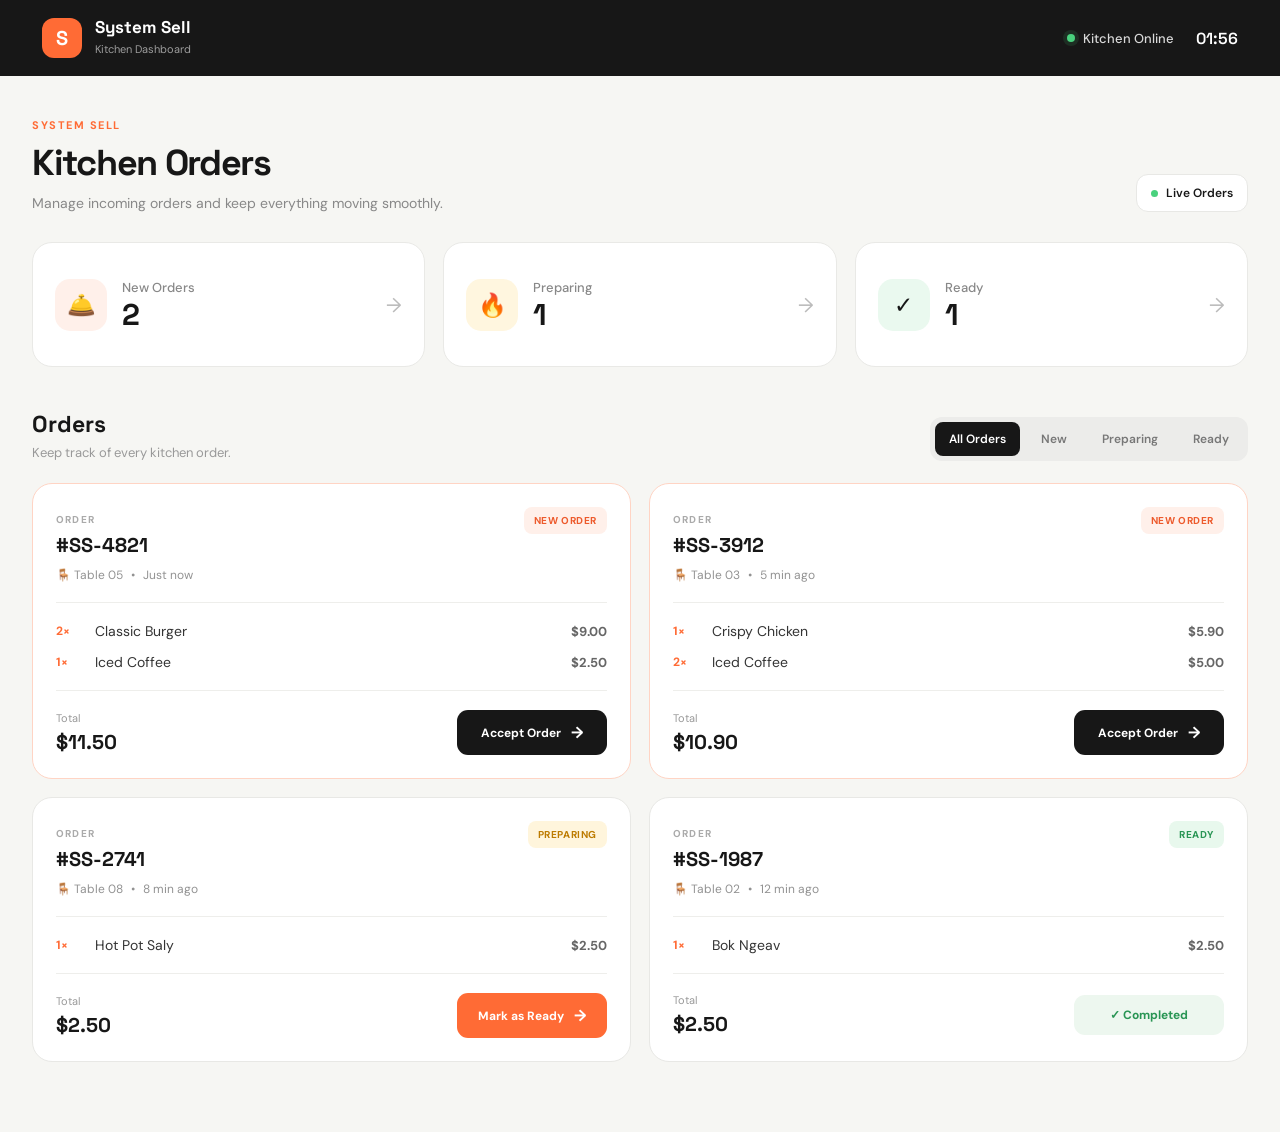
<file: restaurant-system/kitchen.html>
<!DOCTYPE html>
<html lang="en">
<head>
    <meta charset="UTF-8">
    <meta name="viewport" content="width=device-width, initial-scale=1.0">

    <title>Kitchen Dashboard | System Sell</title>

    <link rel="stylesheet" href="css/kitchen.css">
</head>

<body>
    

    <!-- HEADER -->
    <header class="kitchen-header">

        <div class="brand">
            <div class="brand-icon">S</div>

            <div>
                <h1>System Sell</h1>
                <span>Kitchen Dashboard</span>
            </div>
        </div>

        <div class="header-right">

            <div class="online-status">
                <span class="online-dot"></span>
                Kitchen Online
            </div>

            <div class="current-time" id="currentTime">
                00:00
            </div>

        </div>

    </header>


    <!-- MAIN -->
    <main class="kitchen-container">

        <!-- PAGE TITLE -->
        <section class="page-heading">

            <div>
                <p class="eyebrow">SYSTEM SELL</p>
                <h2>Kitchen Orders</h2>
                <p class="heading-description">
                    Manage incoming orders and keep everything moving smoothly.
                </p>
            </div>

            <div class="live-indicator">
                <span></span>
                Live Orders
            </div>

        </section>


        <!-- STATS -->
        <section class="stats-grid">

            <div class="stat-card new-stat">

                <div class="stat-icon">
                    🛎️
                </div>

                <div class="stat-content">
                    <span>New Orders</span>
                    <strong id="newCount">2</strong>
                </div>

                <div class="stat-arrow">
                    →
                </div>

            </div>


            <div class="stat-card preparing-stat">

                <div class="stat-icon">
                    🔥
                </div>

                <div class="stat-content">
                    <span>Preparing</span>
                    <strong id="preparingCount">1</strong>
                </div>

                <div class="stat-arrow">
                    →
                </div>

            </div>


            <div class="stat-card ready-stat">

                <div class="stat-icon">
                    ✓
                </div>

                <div class="stat-content">
                    <span>Ready</span>
                    <strong id="readyCount">1</strong>
                </div>

                <div class="stat-arrow">
                    →
                </div>

            </div>

        </section>


        <!-- FILTER -->
        <section class="orders-section">

            <div class="orders-top">

                <div>
                    <h3>Orders</h3>
                    <p>Keep track of every kitchen order.</p>
                </div>

                <div class="filter-buttons">

                    <button class="filter-btn active">
                        All Orders
                    </button>

                    <button class="filter-btn">
                        New
                    </button>

                    <button class="filter-btn">
                        Preparing
                    </button>

                    <button class="filter-btn">
                        Ready
                    </button>

                </div>

            </div>


            <!-- ORDERS -->
            <div class="orders-grid">


                <!-- ORDER 1 -->
                <article class="order-card new-order">

                    <div class="order-top">

                        <div>
                            <span class="order-label">ORDER</span>
                            <h4>#SS-4821</h4>
                        </div>

                        <span class="order-status new">
                            NEW ORDER
                        </span>

                    </div>


                    <div class="order-meta">

                        <span>
                            🪑 Table 05
                        </span>

                        <span>
                            •
                        </span>

                        <span class="order-time">
                            Just now
                        </span>

                    </div>


                    <div class="order-divider"></div>


                    <div class="order-items">

                        <div class="order-item">
                            <div class="item-left">
                                <span class="quantity">2×</span>
                                <span>Classic Burger</span>
                            </div>

                            <strong>$9.00</strong>
                        </div>


                        <div class="order-item">
                            <div class="item-left">
                                <span class="quantity">1×</span>
                                <span>Iced Coffee</span>
                            </div>

                            <strong>$2.50</strong>
                        </div>

                    </div>


                    <div class="order-divider"></div>


                    <div class="order-bottom">

                        <div>
                            <span>Total</span>
                            <strong>$11.50</strong>
                        </div>

                        <button
                            class="order-action accept-btn"
                            onclick="acceptOrder(this)"
                        >
                            Accept Order
                            <span>→</span>
                        </button>

                    </div>

                </article>



                <!-- ORDER 2 -->
                <article class="order-card new-order">

                    <div class="order-top">

                        <div>
                            <span class="order-label">ORDER</span>
                            <h4>#SS-3912</h4>
                        </div>

                        <span class="order-status new">
                            NEW ORDER
                        </span>

                    </div>


                    <div class="order-meta">

                        <span>
                            🪑 Table 03
                        </span>

                        <span>•</span>

                        <span class="order-time">
                            5 min ago
                        </span>

                    </div>


                    <div class="order-divider"></div>


                    <div class="order-items">

                        <div class="order-item">
                            <div class="item-left">
                                <span class="quantity">1×</span>
                                <span>Crispy Chicken</span>
                            </div>

                            <strong>$5.90</strong>
                        </div>


                        <div class="order-item">
                            <div class="item-left">
                                <span class="quantity">2×</span>
                                <span>Iced Coffee</span>
                            </div>

                            <strong>$5.00</strong>
                        </div>

                    </div>


                    <div class="order-divider"></div>


                    <div class="order-bottom">

                        <div>
                            <span>Total</span>
                            <strong>$10.90</strong>
                        </div>

                        <button
                            class="order-action accept-btn"
                            onclick="acceptOrder(this)"
                        >
                            Accept Order
                            <span>→</span>
                        </button>

                    </div>

                </article>



                <!-- ORDER 3 -->
                <article class="order-card preparing-order">

                    <div class="order-top">

                        <div>
                            <span class="order-label">ORDER</span>
                            <h4>#SS-2741</h4>
                        </div>

                        <span class="order-status preparing">
                            PREPARING
                        </span>

                    </div>


                    <div class="order-meta">

                        <span>
                            🪑 Table 08
                        </span>

                        <span>•</span>

                        <span class="order-time">
                            8 min ago
                        </span>

                    </div>


                    <div class="order-divider"></div>


                    <div class="order-items">

                        <div class="order-item">
                            <div class="item-left">
                                <span class="quantity">1×</span>
                                <span>Hot Pot Saly</span>
                            </div>

                            <strong>$2.50</strong>
                        </div>

                    </div>


                    <div class="order-divider"></div>


                    <div class="order-bottom">

                        <div>
                            <span>Total</span>
                            <strong>$2.50</strong>
                        </div>

                        <button
                            class="order-action ready-btn"
                            onclick="markReady(this)"
                        >
                            Mark as Ready
                            <span>→</span>
                        </button>

                    </div>

                </article>



                <!-- ORDER 4 -->
                <article class="order-card ready-order">

                    <div class="order-top">

                        <div>
                            <span class="order-label">ORDER</span>
                            <h4>#SS-1987</h4>
                        </div>

                        <span class="order-status ready">
                            READY
                        </span>

                    </div>


                    <div class="order-meta">

                        <span>
                            🪑 Table 02
                        </span>

                        <span>•</span>

                        <span class="order-time">
                            12 min ago
                        </span>

                    </div>


                    <div class="order-divider"></div>


                    <div class="order-items">

                        <div class="order-item">
                            <div class="item-left">
                                <span class="quantity">1×</span>
                                <span>Bok Ngeav</span>
                            </div>

                            <strong>$2.50</strong>
                        </div>

                    </div>


                    <div class="order-divider"></div>


                    <div class="order-bottom">

                        <div>
                            <span>Total</span>
                            <strong>$2.50</strong>
                        </div>

                        <button
                            class="order-action done-btn"
                            disabled
                        >
                            ✓ Completed
                        </button>

                    </div>

                </article>


            </div>

        </section>

    </main>


    <script src="js/kitchen.js"></script>

</body>
</html>
</file>
<file: restaurant-system/css/kitchen.css>
@import url('https://fonts.googleapis.com/css2?family=DM+Sans:wght@400;500;600;700&family=Space+Grotesk:wght@500;600;700&display=swap');


/* ==============================
   RESET
============================== */

* {
    margin: 0;
    padding: 0;
    box-sizing: border-box;
}

body {
    font-family: "DM Sans", sans-serif;
    background: #f6f6f3;
    color: #171717;
    min-height: 100vh;
}


/* ==============================
   HEADER
============================== */

.kitchen-header {
    height: 76px;
    background: #171717;
    color: white;

    display: flex;
    align-items: center;
    justify-content: space-between;

    padding: 0 42px;

    position: sticky;
    top: 0;
    z-index: 100;
}

.brand {
    display: flex;
    align-items: center;
    gap: 13px;
}

.brand-icon {
    width: 40px;
    height: 40px;

    border-radius: 12px;

    background: #ff6b35;

    display: flex;
    align-items: center;
    justify-content: center;

    font-family: "Space Grotesk", sans-serif;
    font-size: 20px;
    font-weight: 700;
}

.brand h1 {
    font-family: "Space Grotesk", sans-serif;
    font-size: 17px;
    line-height: 1.1;
}

.brand span {
    color: #9d9d9d;
    font-size: 11px;
}

.header-right {
    display: flex;
    align-items: center;
    gap: 22px;
}

.online-status {
    display: flex;
    align-items: center;
    gap: 8px;

    color: #d9d9d9;
    font-size: 13px;
    font-weight: 500;
}

.online-dot {
    width: 8px;
    height: 8px;

    background: #49d17d;
    border-radius: 50%;

    box-shadow: 0 0 0 4px rgba(73, 209, 125, 0.12);
}

.current-time {
    font-family: "Space Grotesk", sans-serif;
    font-size: 16px;
    font-weight: 600;
}


/* ==============================
   MAIN
============================== */

.kitchen-container {
    width: min(1400px, calc(100% - 64px));
    margin: auto;
    padding: 42px 0 70px;
}


/* ==============================
   PAGE HEADING
============================== */

.page-heading {
    display: flex;
    align-items: flex-end;
    justify-content: space-between;

    margin-bottom: 30px;
}

.eyebrow {
    color: #ff6b35;
    font-size: 11px;
    font-weight: 700;
    letter-spacing: 1.5px;

    margin-bottom: 8px;
}

.page-heading h2 {
    font-family: "Space Grotesk", sans-serif;
    font-size: 36px;
    letter-spacing: -1.3px;
}

.heading-description {
    margin-top: 8px;

    color: #888;
    font-size: 14px;
}

.live-indicator {
    display: flex;
    align-items: center;
    gap: 8px;

    padding: 10px 14px;

    background: white;
    border: 1px solid #e8e8e5;
    border-radius: 12px;

    font-size: 12px;
    font-weight: 600;
}

.live-indicator span {
    width: 7px;
    height: 7px;

    border-radius: 50%;
    background: #49d17d;
}


/* ==============================
   STATS
============================== */

.stats-grid {
    display: grid;
    grid-template-columns: repeat(3, 1fr);
    gap: 18px;

    margin-bottom: 42px;
}

.stat-card {
    min-height: 125px;

    background: white;

    border: 1px solid #e9e9e6;
    border-radius: 20px;

    padding: 22px;

    display: flex;
    align-items: center;

    gap: 15px;

    transition: 0.25s ease;
}

.stat-card:hover {
    transform: translateY(-3px);
    box-shadow: 0 14px 35px rgba(0, 0, 0, 0.06);
}

.stat-icon {
    width: 52px;
    height: 52px;

    border-radius: 15px;

    display: flex;
    align-items: center;
    justify-content: center;

    font-size: 23px;
}

.new-stat .stat-icon {
    background: #fff0ea;
}

.preparing-stat .stat-icon {
    background: #fff6df;
}

.ready-stat .stat-icon {
    background: #eaf9ef;
}

.stat-content {
    display: flex;
    flex-direction: column;
    gap: 4px;

    flex: 1;
}

.stat-content span {
    color: #888;
    font-size: 13px;
    font-weight: 500;
}

.stat-content strong {
    font-family: "Space Grotesk", sans-serif;
    font-size: 30px;
    line-height: 1;
}

.stat-arrow {
    color: #bbb;
    font-size: 20px;
}


/* ==============================
   ORDERS SECTION
============================== */

.orders-section {
    margin-top: 10px;
}

.orders-top {
    display: flex;
    align-items: flex-end;
    justify-content: space-between;

    margin-bottom: 22px;
}

.orders-top h3 {
    font-family: "Space Grotesk", sans-serif;
    font-size: 23px;
}

.orders-top p {
    margin-top: 5px;
    color: #999;
    font-size: 13px;
}


/* ==============================
   FILTERS
============================== */

.filter-buttons {
    display: flex;
    gap: 7px;

    background: #ececea;
    padding: 5px;

    border-radius: 12px;
}

.filter-btn {
    border: none;
    background: transparent;

    padding: 9px 14px;

    border-radius: 8px;

    color: #777;

    font-family: inherit;
    font-size: 12px;
    font-weight: 600;

    cursor: pointer;

    transition: 0.2s;
}

.filter-btn:hover {
    color: #171717;
}

.filter-btn.active {
    background: #171717;
    color: white;
}


/* ==============================
   ORDER GRID
============================== */

.orders-grid {
    display: grid;
    grid-template-columns: repeat(2, minmax(0, 1fr));
    gap: 18px;
}


/* ==============================
   ORDER CARD
============================== */

.order-card {
    background: white;

    border: 1px solid #e8e8e5;
    border-radius: 20px;

    padding: 23px;

    transition:
        transform 0.25s ease,
        box-shadow 0.25s ease,
        border 0.25s ease;
}

.order-card:hover {
    transform: translateY(-3px);
    box-shadow: 0 16px 40px rgba(0, 0, 0, 0.06);
}


/* NEW ORDER */

.order-card.new-order {
    border-color: #ffd4c4;
}


/* ==============================
   ORDER TOP
============================== */

.order-top {
    display: flex;
    align-items: flex-start;
    justify-content: space-between;

    gap: 15px;
}

.order-label {
    color: #aaa;

    font-size: 10px;
    font-weight: 700;

    letter-spacing: 1.2px;
}

.order-top h4 {
    margin-top: 4px;

    font-family: "Space Grotesk", sans-serif;
    font-size: 20px;
}


/* ==============================
   STATUS
============================== */

.order-status {
    padding: 7px 10px;

    border-radius: 8px;

    font-size: 10px;
    font-weight: 700;

    letter-spacing: 0.6px;

    white-space: nowrap;
}

.order-status.new {
    background: #fff0ea;
    color: #ed5a2c;
}

.order-status.preparing {
    background: #fff5dc;
    color: #bd7b00;
}

.order-status.ready {
    background: #e8f8ed;
    color: #299554;
}


/* ==============================
   META
============================== */

.order-meta {
    display: flex;
    align-items: center;
    gap: 8px;

    margin-top: 9px;

    color: #929292;

    font-size: 12px;
}


/* ==============================
   DIVIDER
============================== */

.order-divider {
    height: 1px;
    background: #eeeeeb;

    margin: 19px 0;
}


/* ==============================
   ITEMS
============================== */

.order-items {
    display: flex;
    flex-direction: column;
    gap: 13px;
}

.order-item {
    display: flex;
    align-items: center;
    justify-content: space-between;

    font-size: 14px;
}

.item-left {
    display: flex;
    align-items: center;
    gap: 11px;

    color: #343434;
}

.quantity {
    min-width: 28px;

    color: #ff6b35;
    font-size: 12px;
    font-weight: 700;
}

.order-item strong {
    font-size: 13px;
    color: #666;
}


/* ==============================
   ORDER BOTTOM
============================== */

.order-bottom {
    display: flex;
    align-items: center;
    justify-content: space-between;

    gap: 15px;
}

.order-bottom > div {
    display: flex;
    flex-direction: column;
    gap: 4px;
}

.order-bottom > div span {
    color: #999;
    font-size: 11px;
}

.order-bottom > div strong {
    font-family: "Space Grotesk", sans-serif;
    font-size: 20px;
}


/* ==============================
   BUTTONS
============================== */

.order-action {
    min-width: 150px;

    border: none;
    border-radius: 11px;

    padding: 12px 15px;

    display: flex;
    align-items: center;
    justify-content: center;
    gap: 10px;

    font-family: inherit;
    font-size: 12px;
    font-weight: 700;

    cursor: pointer;

    transition: 0.2s;
}

.order-action:hover {
    transform: translateY(-1px);
}

.order-action span {
    font-size: 16px;
}

.accept-btn {
    background: #171717;
    color: white;
}

.accept-btn:hover {
    background: #ff6b35;
}

.ready-btn {
    background: #ff6b35;
    color: white;
}

.ready-btn:hover {
    background: #e95827;
}

.done-btn {
    background: #edf7ef;
    color: #299554;

    cursor: default;
}


/* ==============================
   RESPONSIVE
============================== */

@media (max-width: 1000px) {

    .kitchen-header {
        padding: 0 25px;
    }

    .kitchen-container {
        width: min(100% - 40px, 900px);
    }

    .orders-grid {
        grid-template-columns: 1fr;
    }
}


@media (max-width: 700px) {

    .kitchen-header {
        height: auto;
        padding: 16px 20px;

        align-items: flex-start;
    }

    .header-right {
        gap: 10px;
    }

    .online-status {
        display: none;
    }

    .kitchen-container {
        width: calc(100% - 28px);
        padding-top: 28px;
    }

    .page-heading {
        align-items: flex-start;
        flex-direction: column;
        gap: 18px;
    }

    .page-heading h2 {
        font-size: 30px;
    }

    .stats-grid {
        grid-template-columns: 1fr;
        gap: 12px;
    }

    .stat-card {
        min-height: 100px;
    }

    .orders-top {
        align-items: flex-start;
        flex-direction: column;
        gap: 17px;
    }

    .filter-buttons {
        width: 100%;
        overflow-x: auto;
    }

    .filter-btn {
        white-space: nowrap;
    }

    .orders-grid {
        gap: 14px;
    }

    .order-card {
        padding: 18px;
        border-radius: 17px;
    }

    .order-bottom {
        align-items: stretch;
        flex-direction: column;
    }

    .order-action {
        width: 100%;
    }
}


@media (max-width: 430px) {

    .brand h1 {
        font-size: 15px;
    }

    .brand span {
        font-size: 10px;
    }

    .current-time {
        font-size: 14px;
    }

    .order-top h4 {
        font-size: 18px;
    }

    .order-status {
        font-size: 9px;
    }
}
</file>
